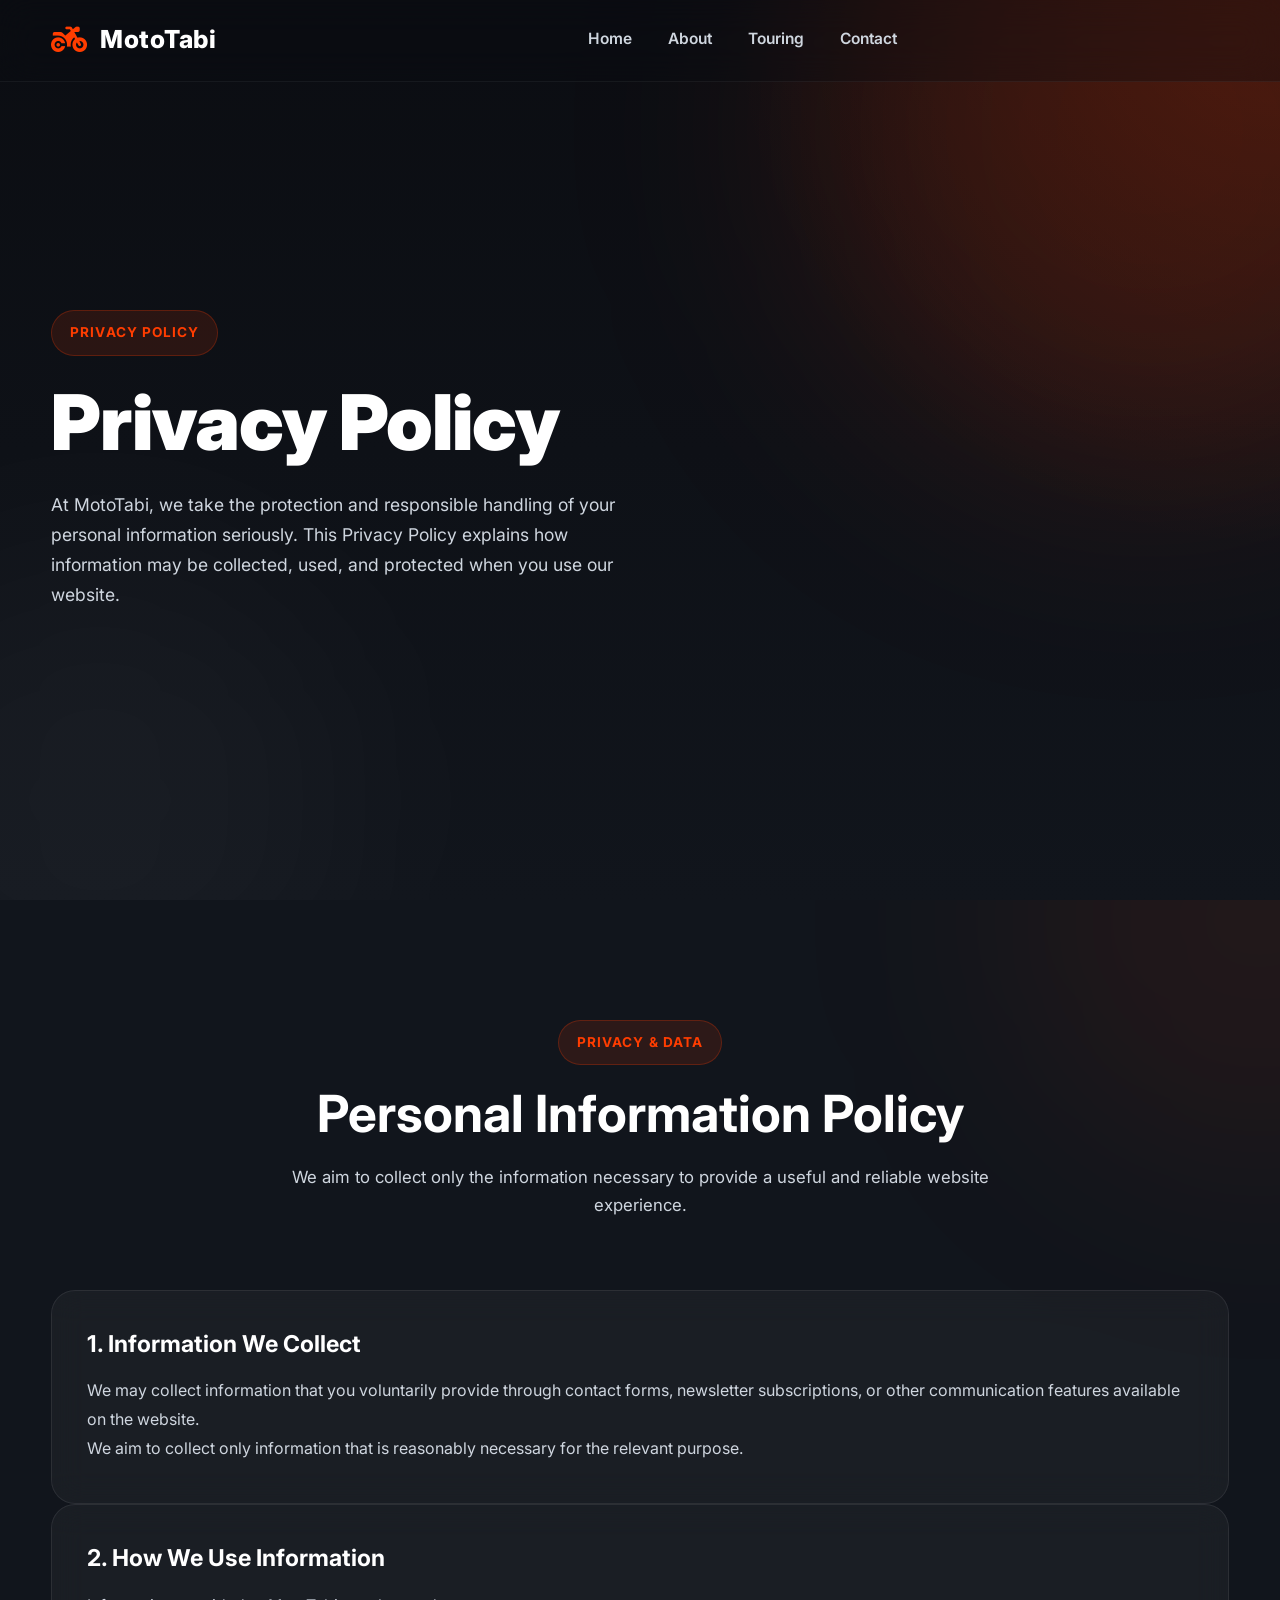
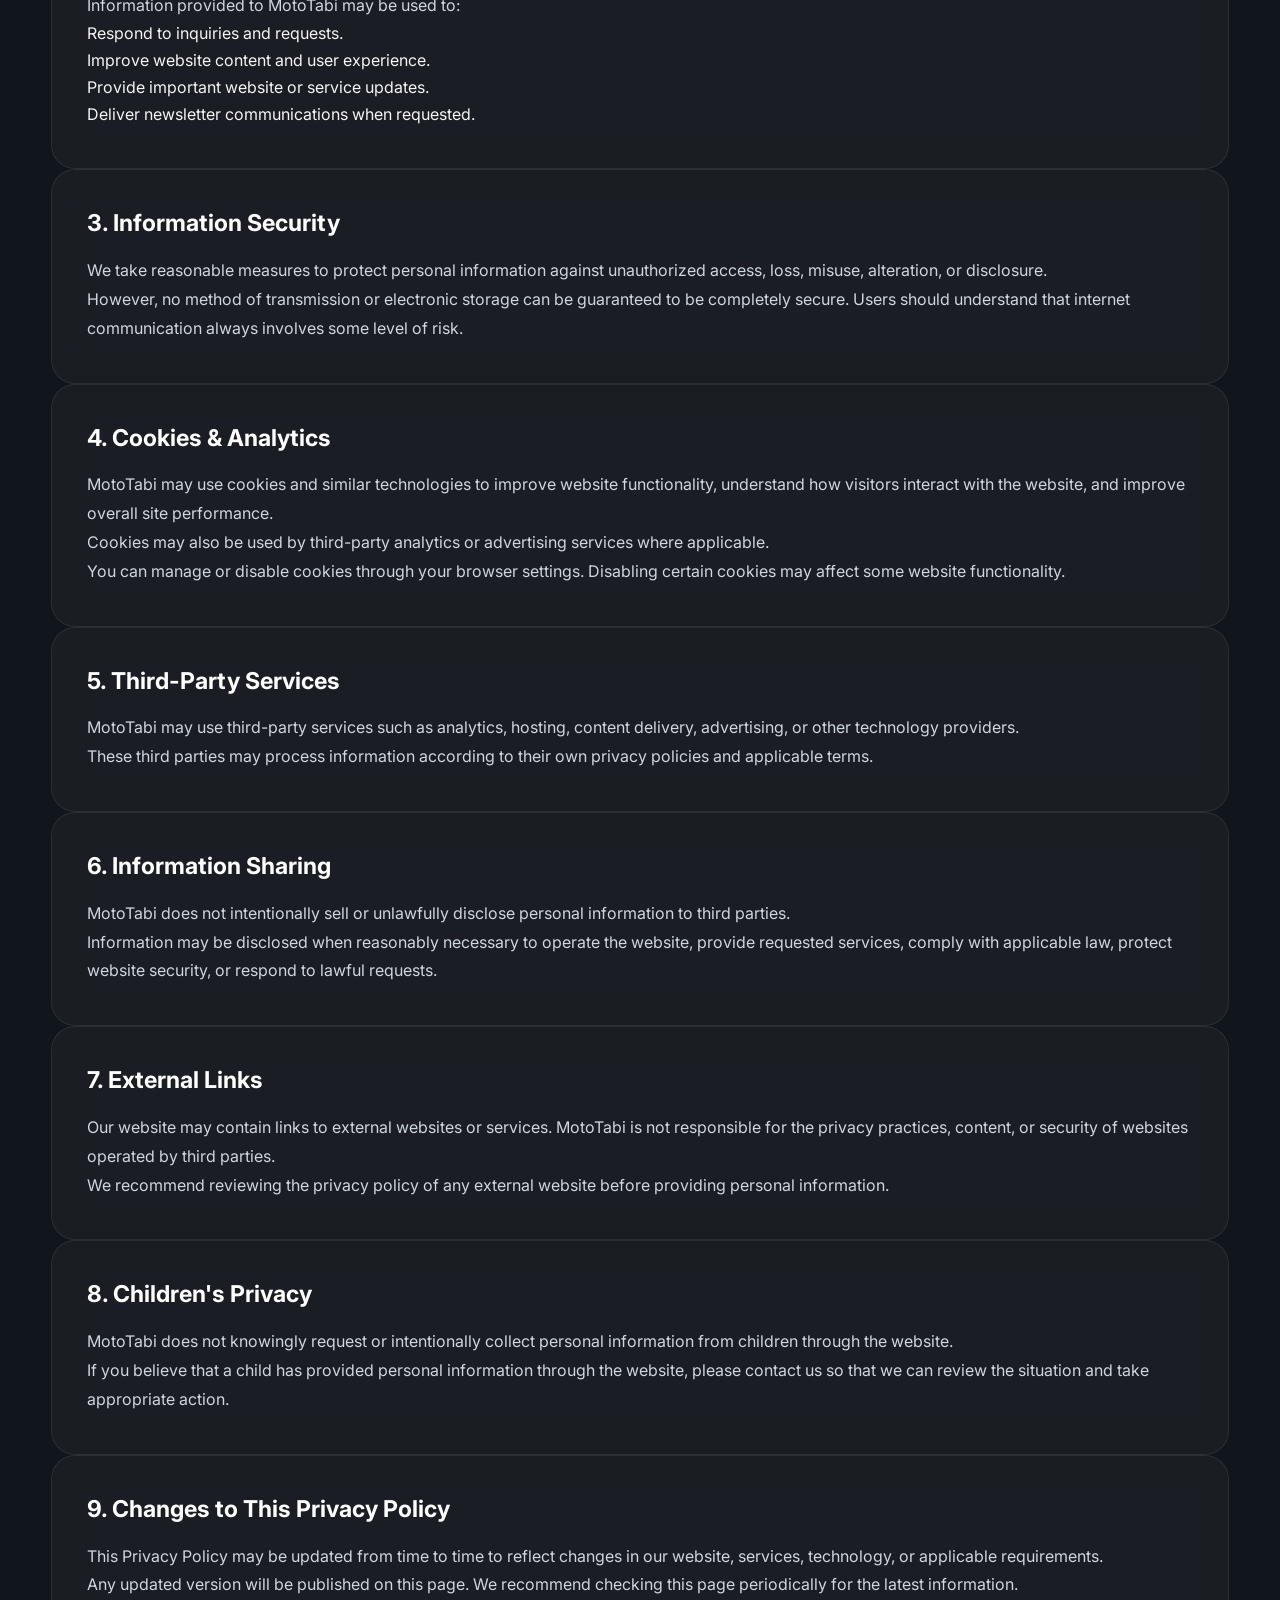
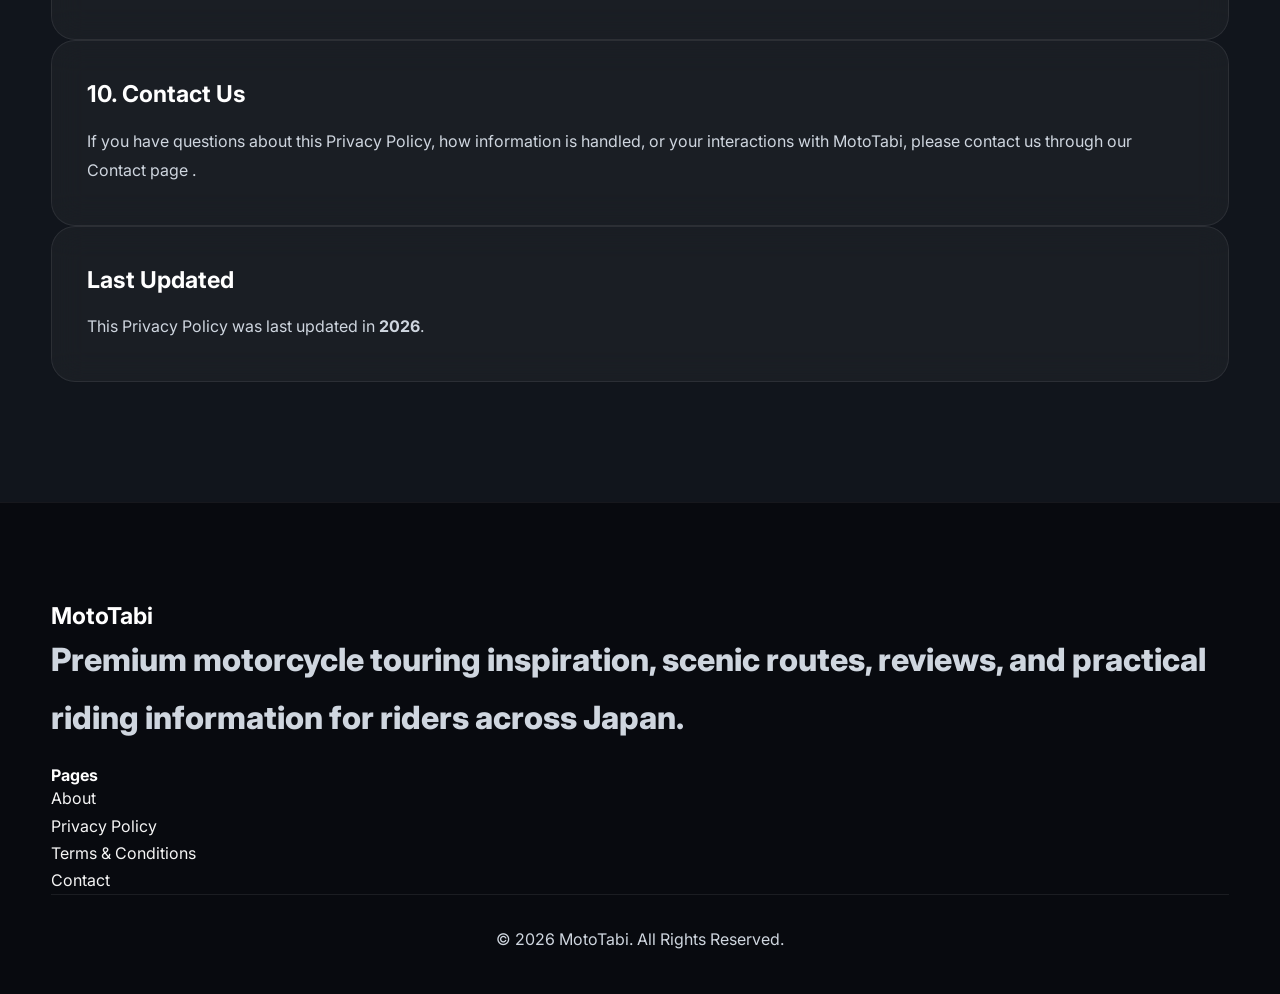
<file: privacy.html>
<!DOCTYPE html>
<html lang="en">

<head>

    <meta charset="UTF-8">
    <meta name="viewport" content="width=device-width, initial-scale=1.0">

    <title>Privacy Policy | MotoTabi</title>

    <meta name="description"
        content="Read the MotoTabi Privacy Policy to learn how personal information is collected, used, protected, and handled when you use our website.">

    <meta name="keywords"
        content="MotoTabi privacy policy, privacy policy, personal information, cookies, data protection">

    <meta name="author"
        content="MotoTabi">

    <meta name="robots"
        content="index, follow">

    <meta name="theme-color"
        content="#0d1117">

    <meta name="color-scheme"
        content="dark light">

    <link rel="icon"
        href="assets/images/favicon.png">

    <link rel="preconnect"
        href="https://fonts.googleapis.com">

    <link rel="preconnect"
        href="https://fonts.gstatic.com"
        crossorigin>

    <link href="https://fonts.googleapis.com/css2?family=Inter:wght@400;500;600;700;800;900&display=swap"
        rel="stylesheet">

    <link href="https://cdnjs.cloudflare.com/ajax/libs/font-awesome/6.7.2/css/all.min.css"
        rel="stylesheet">

    <link rel="stylesheet"
        href="assets/css/style.css">

</head>

<body>


<!-- =========================================
HEADER
========================================= -->

<header class="header">

    <div class="container">

        <a href="index.html"
            class="logo"
            aria-label="MotoTabi Home">

            <i class="fa-solid fa-motorcycle"
                aria-hidden="true"></i>

            <span>MotoTabi</span>

        </a>


        <nav class="navbar"
            id="primary-navigation"
            aria-label="Primary navigation">

            <ul class="nav-links">

                <li>
                    <a href="index.html">
                        Home
                    </a>
                </li>

                <li>
                    <a href="about.html">
                        About
                    </a>
                </li>

                <li>
                    <a href="touring.html">
                        Touring
                    </a>
                </li>

                <li>
                    <a href="contact.html">
                        Contact
                    </a>
                </li>

            </ul>

        </nav>


        <button
            class="menu-toggle"
            type="button"
            aria-label="Open navigation menu"
            aria-expanded="false"
            aria-controls="primary-navigation">

            <i class="fa-solid fa-bars"
                aria-hidden="true"></i>

        </button>

    </div>

</header>


<!-- =========================================
HERO
========================================= -->

<section class="hero"
    aria-labelledby="privacy-hero-title">

    <div class="container hero-grid">

        <div class="hero-content">

            <span class="hero-badge">

                Privacy Policy

            </span>


            <h1 id="privacy-hero-title">

                Privacy Policy

            </h1>


            <p>

                At MotoTabi, we take the protection and responsible
                handling of your personal information seriously.
                This Privacy Policy explains how information may be
                collected, used, and protected when you use our website.

            </p>

        </div>

    </div>

</section>


<!-- =========================================
PRIVACY POLICY
========================================= -->

<section class="maintenance"
    aria-labelledby="privacy-title">

    <div class="container">


        <div class="section-header">

            <span class="section-tag">

                Privacy & Data

            </span>


            <h2 id="privacy-title">

                Personal Information Policy

            </h2>


            <p>

                We aim to collect only the information necessary
                to provide a useful and reliable website experience.

            </p>

        </div>


        <!-- =================================
        SECTION 01
        ================================= -->

        <article class="tip-card">

            <h3>

                1. Information We Collect

            </h3>


            <p>

                We may collect information that you voluntarily
                provide through contact forms, newsletter
                subscriptions, or other communication features
                available on the website.

            </p>


            <p>

                We aim to collect only information that is
                reasonably necessary for the relevant purpose.

            </p>

        </article>


        <!-- =================================
        SECTION 02
        ================================= -->

        <article class="tip-card">

            <h3>

                2. How We Use Information

            </h3>


            <p>

                Information provided to MotoTabi may be used to:

            </p>


            <ul>

                <li>
                    Respond to inquiries and requests.
                </li>

                <li>
                    Improve website content and user experience.
                </li>

                <li>
                    Provide important website or service updates.
                </li>

                <li>
                    Deliver newsletter communications when requested.
                </li>

            </ul>

        </article>


        <!-- =================================
        SECTION 03
        ================================= -->

        <article class="tip-card">

            <h3>

                3. Information Security

            </h3>


            <p>

                We take reasonable measures to protect personal
                information against unauthorized access, loss,
                misuse, alteration, or disclosure.

            </p>


            <p>

                However, no method of transmission or electronic
                storage can be guaranteed to be completely secure.
                Users should understand that internet communication
                always involves some level of risk.

            </p>

        </article>


        <!-- =================================
        SECTION 04
        ================================= -->

        <article class="tip-card">

            <h3>

                4. Cookies & Analytics

            </h3>


            <p>

                MotoTabi may use cookies and similar technologies
                to improve website functionality, understand
                how visitors interact with the website, and
                improve overall site performance.

            </p>


            <p>

                Cookies may also be used by third-party analytics
                or advertising services where applicable.

            </p>


            <p>

                You can manage or disable cookies through your
                browser settings. Disabling certain cookies may
                affect some website functionality.

            </p>

        </article>


        <!-- =================================
        SECTION 05
        ================================= -->

        <article class="tip-card">

            <h3>

                5. Third-Party Services

            </h3>


            <p>

                MotoTabi may use third-party services such as
                analytics, hosting, content delivery, advertising,
                or other technology providers.

            </p>


            <p>

                These third parties may process information
                according to their own privacy policies and
                applicable terms.

            </p>

        </article>


        <!-- =================================
        SECTION 06
        ================================= -->

        <article class="tip-card">

            <h3>

                6. Information Sharing

            </h3>


            <p>

                MotoTabi does not intentionally sell or unlawfully
                disclose personal information to third parties.

            </p>


            <p>

                Information may be disclosed when reasonably
                necessary to operate the website, provide requested
                services, comply with applicable law, protect
                website security, or respond to lawful requests.

            </p>

        </article>


        <!-- =================================
        SECTION 07
        ================================= -->

        <article class="tip-card">

            <h3>

                7. External Links

            </h3>


            <p>

                Our website may contain links to external websites
                or services. MotoTabi is not responsible for the
                privacy practices, content, or security of websites
                operated by third parties.

            </p>


            <p>

                We recommend reviewing the privacy policy of any
                external website before providing personal information.

            </p>

        </article>


        <!-- =================================
        SECTION 08
        ================================= -->

        <article class="tip-card">

            <h3>

                8. Children's Privacy

            </h3>


            <p>

                MotoTabi does not knowingly request or intentionally
                collect personal information from children through
                the website.

            </p>


            <p>

                If you believe that a child has provided personal
                information through the website, please contact us
                so that we can review the situation and take
                appropriate action.

            </p>

        </article>


        <!-- =================================
        SECTION 09
        ================================= -->

        <article class="tip-card">

            <h3>

                9. Changes to This Privacy Policy

            </h3>


            <p>

                This Privacy Policy may be updated from time to time
                to reflect changes in our website, services,
                technology, or applicable requirements.

            </p>


            <p>

                Any updated version will be published on this page.
                We recommend checking this page periodically for
                the latest information.

            </p>

        </article>


        <!-- =================================
        SECTION 10
        ================================= -->

        <article class="tip-card">

            <h3>

                10. Contact Us

            </h3>


            <p>

                If you have questions about this Privacy Policy,
                how information is handled, or your interactions
                with MotoTabi, please contact us through our
                <a href="contact.html">
                    Contact page
                </a>.

            </p>

        </article>


        <!-- =================================
        LAST UPDATED
        ================================= -->

        <article class="tip-card">

            <h3>

                Last Updated

            </h3>


            <p>

                This Privacy Policy was last updated in
                <strong>2026</strong>.

            </p>

        </article>

    </div>

</section>


<!-- =========================================
FOOTER
========================================= -->

<footer class="footer">

    <div class="container">

        <div class="footer-top">


            <!-- FOOTER BRAND -->

            <div class="footer-logo">

                <h3>

                    MotoTabi

                </h3>


                <p>

                    Premium motorcycle touring inspiration,
                    scenic routes, reviews, and practical
                    riding information for riders across Japan.

                </p>

            </div>


            <!-- FOOTER LINKS -->

            <div class="footer-links">

                <h4>

                    Pages

                </h4>


                <ul>

                    <li>

                        <a href="about.html">
                            About
                        </a>

                    </li>


                    <li>

                        <a href="privacy.html"
                            aria-current="page">

                            Privacy Policy

                        </a>

                    </li>


                    <li>

                        <a href="terms.html">

                            Terms & Conditions

                        </a>

                    </li>


                    <li>

                        <a href="contact.html">

                            Contact

                        </a>

                    </li>

                </ul>

            </div>

        </div>


        <!-- FOOTER BOTTOM -->

        <div class="footer-bottom">

            <p>

                © <span class="current-year"></span>
                MotoTabi. All Rights Reserved.

            </p>

        </div>

    </div>

</footer>


<!-- =========================================
BACK TO TOP
========================================= -->

<button
    class="back-to-top"
    type="button"
    aria-label="Back to top">

    <i class="fa-solid fa-arrow-up"
        aria-hidden="true"></i>

</button>


<!-- =========================================
JAVASCRIPT
========================================= -->

<script
    src="assets/js/script.js"
    defer>
</script>

</body>

</html>
</file>
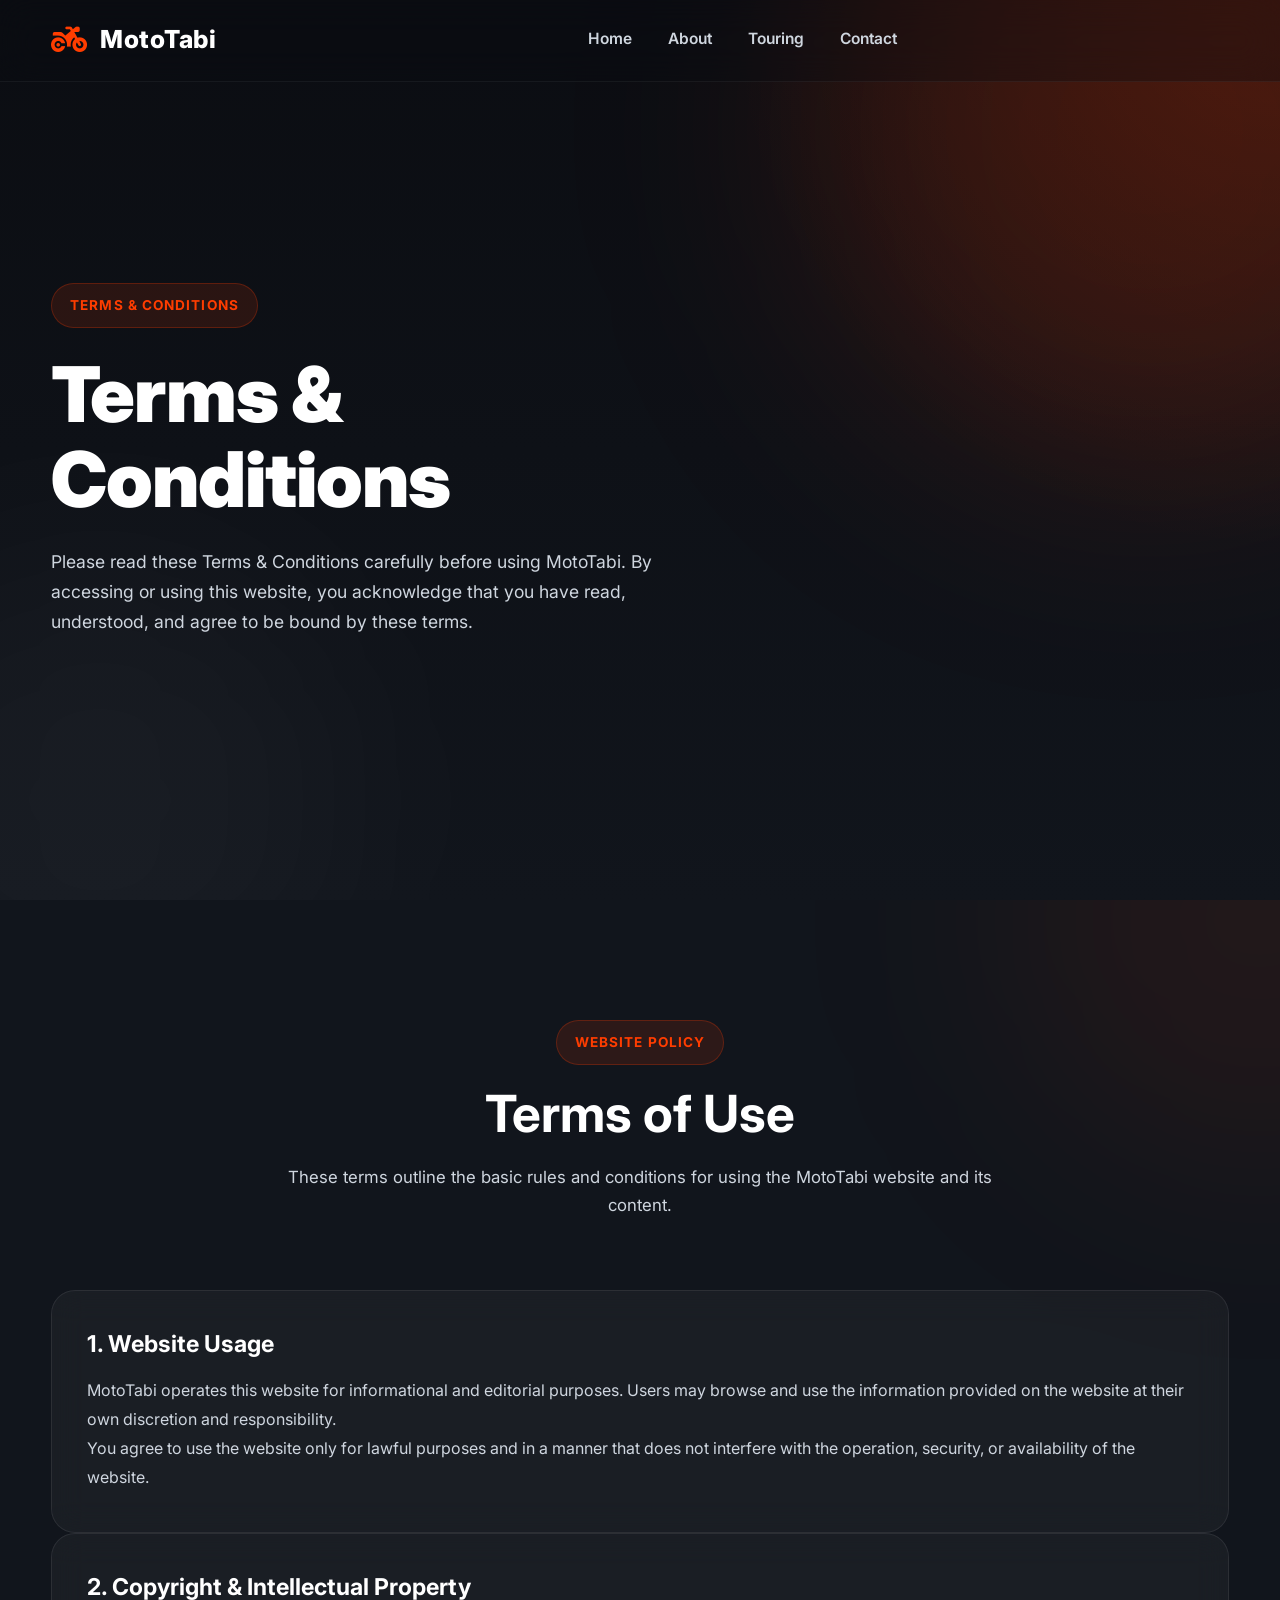
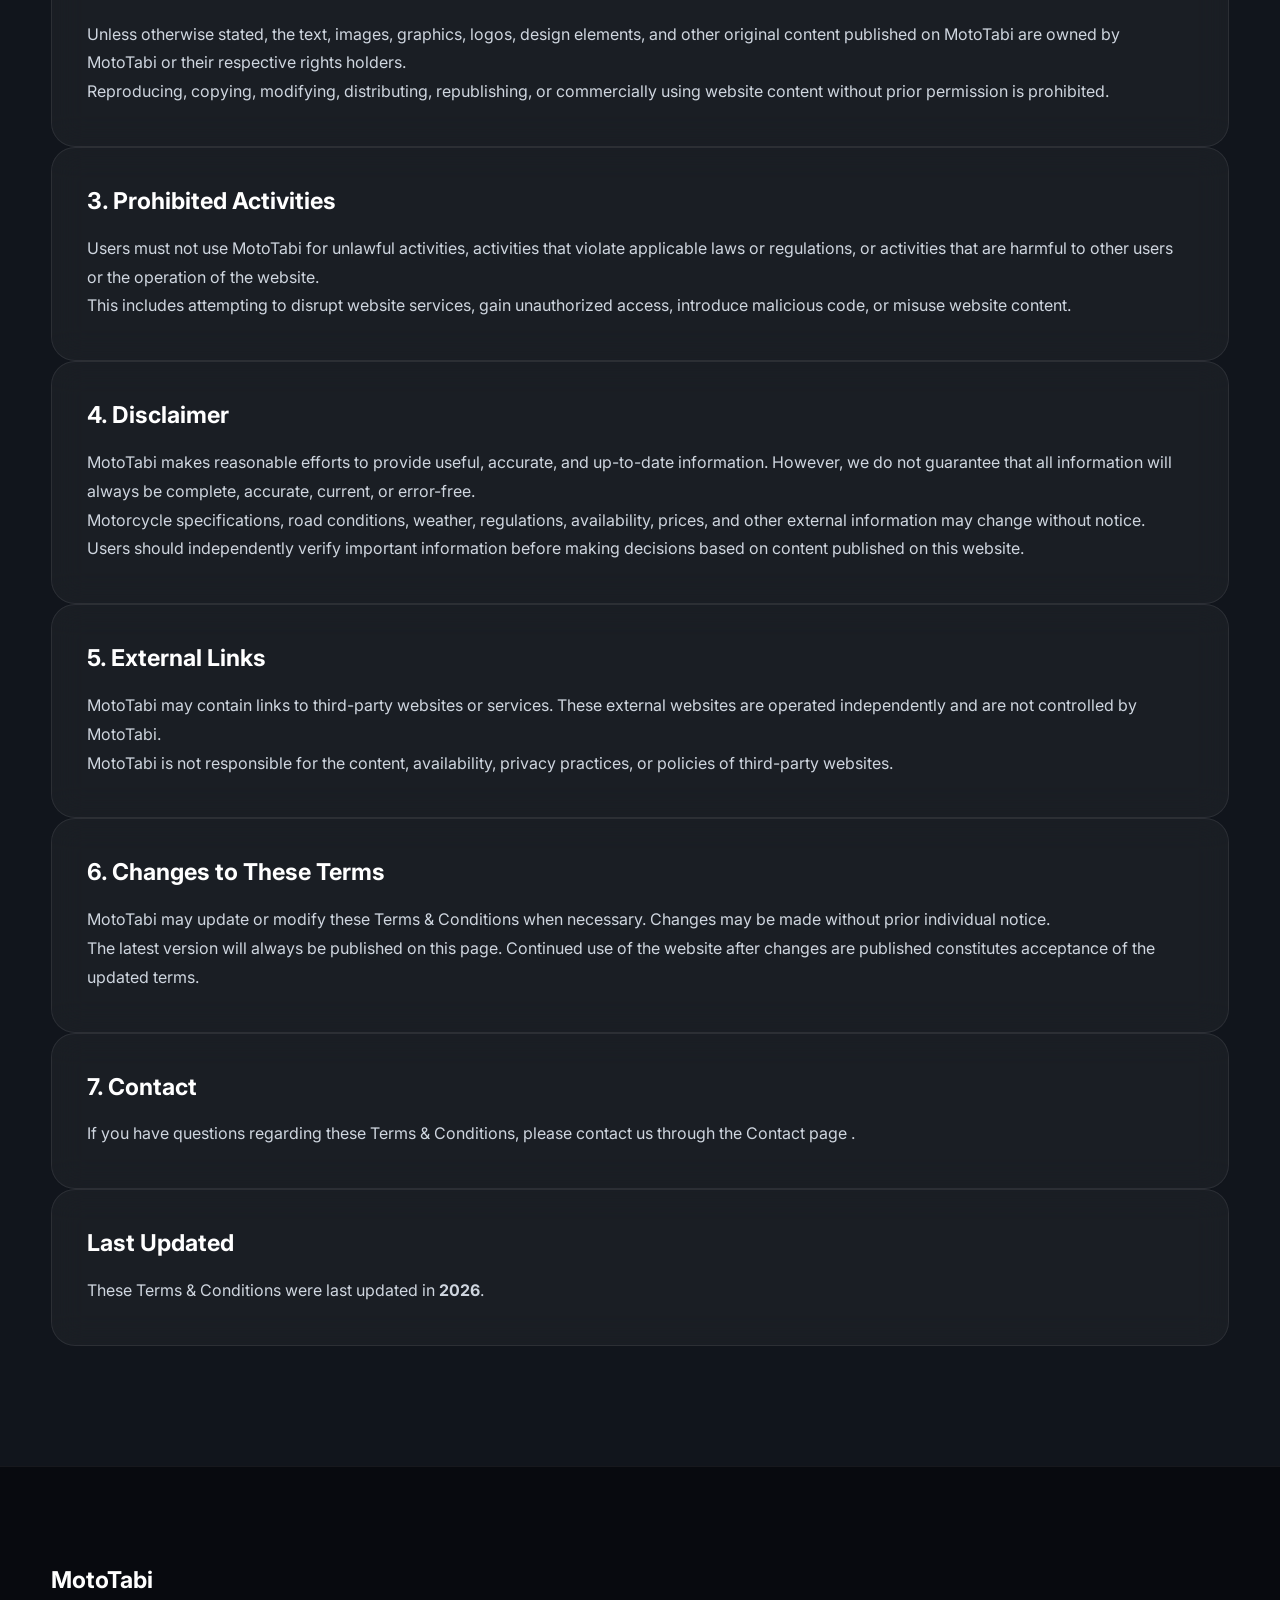
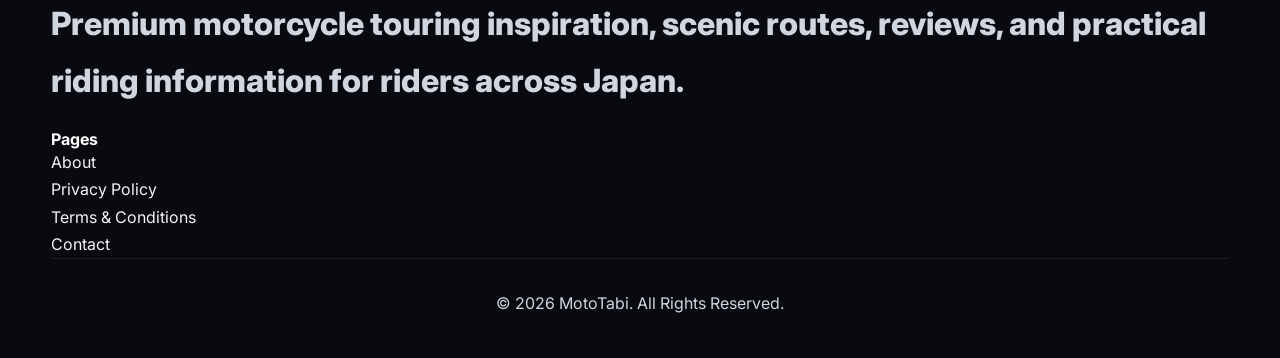
<file: terms.html>
<!DOCTYPE html>
<html lang="en">

<head>

    <meta charset="UTF-8">
    <meta name="viewport" content="width=device-width, initial-scale=1.0">

    <title>Terms & Conditions | MotoTabi</title>

    <meta name="description"
        content="Read the Terms & Conditions for using MotoTabi, including website usage, copyright, prohibited activities, disclaimers, and policy changes.">

    <meta name="keywords"
        content="MotoTabi terms, terms and conditions, motorcycle magazine terms, website terms">

    <meta name="author"
        content="MotoTabi">

    <meta name="robots"
        content="index, follow">

    <meta name="theme-color"
        content="#0d1117">

    <meta name="color-scheme"
        content="dark light">

    <link rel="icon"
        href="assets/images/favicon.png">

    <link rel="preconnect"
        href="https://fonts.googleapis.com">

    <link rel="preconnect"
        href="https://fonts.gstatic.com"
        crossorigin>

    <link href="https://fonts.googleapis.com/css2?family=Inter:wght@400;500;600;700;800;900&display=swap"
        rel="stylesheet">

    <link href="https://cdnjs.cloudflare.com/ajax/libs/font-awesome/6.7.2/css/all.min.css"
        rel="stylesheet">

    <link rel="stylesheet"
        href="assets/css/style.css">

</head>

<body>

<!-- =========================================
HEADER
========================================= -->

<header class="header">

    <div class="container">

        <a href="index.html"
            class="logo"
            aria-label="MotoTabi Home">

            <i class="fa-solid fa-motorcycle"
                aria-hidden="true"></i>

            <span>MotoTabi</span>

        </a>

        <nav class="navbar"
            id="primary-navigation"
            aria-label="Primary navigation">

            <ul class="nav-links">

                <li>
                    <a href="index.html">
                        Home
                    </a>
                </li>

                <li>
                    <a href="about.html">
                        About
                    </a>
                </li>

                <li>
                    <a href="touring.html">
                        Touring
                    </a>
                </li>

                <li>
                    <a href="contact.html">
                        Contact
                    </a>
                </li>

            </ul>

        </nav>

        <button
            class="menu-toggle"
            type="button"
            aria-label="Open navigation menu"
            aria-expanded="false"
            aria-controls="primary-navigation">

            <i class="fa-solid fa-bars"
                aria-hidden="true"></i>

        </button>

    </div>

</header>


<!-- =========================================
HERO
========================================= -->

<section class="hero"
    aria-labelledby="terms-hero-title">

    <div class="container hero-grid">

        <div class="hero-content">

            <span class="hero-badge">

                Terms & Conditions

            </span>

            <h1 id="terms-hero-title">

                Terms & Conditions

            </h1>

            <p>

                Please read these Terms & Conditions carefully
                before using MotoTabi. By accessing or using this
                website, you acknowledge that you have read,
                understood, and agree to be bound by these terms.

            </p>

        </div>

    </div>

</section>


<!-- =========================================
TERMS
========================================= -->

<section class="maintenance"
    aria-labelledby="terms-title">

    <div class="container">

        <div class="section-header">

            <span class="section-tag">

                Website Policy

            </span>

            <h2 id="terms-title">

                Terms of Use

            </h2>

            <p>

                These terms outline the basic rules and conditions
                for using the MotoTabi website and its content.

            </p>

        </div>


        <!-- TERM 01 -->

        <article class="tip-card">

            <h3>

                1. Website Usage

            </h3>

            <p>

                MotoTabi operates this website for informational
                and editorial purposes. Users may browse and use
                the information provided on the website at their
                own discretion and responsibility.

            </p>

            <p>

                You agree to use the website only for lawful
                purposes and in a manner that does not interfere
                with the operation, security, or availability
                of the website.

            </p>

        </article>


        <!-- TERM 02 -->

        <article class="tip-card">

            <h3>

                2. Copyright & Intellectual Property

            </h3>

            <p>

                Unless otherwise stated, the text, images, graphics,
                logos, design elements, and other original content
                published on MotoTabi are owned by MotoTabi or
                their respective rights holders.

            </p>

            <p>

                Reproducing, copying, modifying, distributing,
                republishing, or commercially using website content
                without prior permission is prohibited.

            </p>

        </article>


        <!-- TERM 03 -->

        <article class="tip-card">

            <h3>

                3. Prohibited Activities

            </h3>

            <p>

                Users must not use MotoTabi for unlawful activities,
                activities that violate applicable laws or regulations,
                or activities that are harmful to other users or
                the operation of the website.

            </p>

            <p>

                This includes attempting to disrupt website services,
                gain unauthorized access, introduce malicious code,
                or misuse website content.

            </p>

        </article>


        <!-- TERM 04 -->

        <article class="tip-card">

            <h3>

                4. Disclaimer

            </h3>

            <p>

                MotoTabi makes reasonable efforts to provide useful,
                accurate, and up-to-date information. However, we do
                not guarantee that all information will always be
                complete, accurate, current, or error-free.

            </p>

            <p>

                Motorcycle specifications, road conditions, weather,
                regulations, availability, prices, and other external
                information may change without notice.

            </p>

            <p>

                Users should independently verify important information
                before making decisions based on content published on
                this website.

            </p>

        </article>


        <!-- TERM 05 -->

        <article class="tip-card">

            <h3>

                5. External Links

            </h3>

            <p>

                MotoTabi may contain links to third-party websites
                or services. These external websites are operated
                independently and are not controlled by MotoTabi.

            </p>

            <p>

                MotoTabi is not responsible for the content,
                availability, privacy practices, or policies of
                third-party websites.

            </p>

        </article>


        <!-- TERM 06 -->

        <article class="tip-card">

            <h3>

                6. Changes to These Terms

            </h3>

            <p>

                MotoTabi may update or modify these Terms & Conditions
                when necessary. Changes may be made without prior
                individual notice.

            </p>

            <p>

                The latest version will always be published on this
                page. Continued use of the website after changes are
                published constitutes acceptance of the updated terms.

            </p>

        </article>


        <!-- TERM 07 -->

        <article class="tip-card">

            <h3>

                7. Contact

            </h3>

            <p>

                If you have questions regarding these Terms &
                Conditions, please contact us through the
                <a href="contact.html">
                    Contact page
                </a>.

            </p>

        </article>


        <!-- LAST UPDATED -->

        <article class="tip-card">

            <h3>

                Last Updated

            </h3>

            <p>

                These Terms & Conditions were last updated in
                <strong>2026</strong>.

            </p>

        </article>

    </div>

</section>


<!-- =========================================
FOOTER
========================================= -->

<footer class="footer">

    <div class="container">

        <div class="footer-top">


            <!-- FOOTER BRAND -->

            <div class="footer-logo">

                <h3>

                    MotoTabi

                </h3>

                <p>

                    Premium motorcycle touring inspiration,
                    scenic routes, reviews, and practical
                    riding information for riders across Japan.

                </p>

            </div>


            <!-- FOOTER LINKS -->

            <div class="footer-links">

                <h4>

                    Pages

                </h4>

                <ul>

                    <li>
                        <a href="about.html">
                            About
                        </a>
                    </li>

                    <li>
                        <a href="privacy.html">
                            Privacy Policy
                        </a>
                    </li>

                    <li>
                        <a href="terms.html"
                            aria-current="page">
                            Terms & Conditions
                        </a>
                    </li>

                    <li>
                        <a href="contact.html">
                            Contact
                        </a>
                    </li>

                </ul>

            </div>

        </div>


        <!-- FOOTER BOTTOM -->

        <div class="footer-bottom">

            <p>

                © <span class="current-year"></span>
                MotoTabi. All Rights Reserved.

            </p>

        </div>

    </div>

</footer>


<!-- =========================================
BACK TO TOP
========================================= -->

<button
    class="back-to-top"
    type="button"
    aria-label="Back to top">

    <i class="fa-solid fa-arrow-up"
        aria-hidden="true"></i>

</button>


<!-- =========================================
JAVASCRIPT
========================================= -->

<script
    src="assets/js/script.js"
    defer>
</script>

</body>

</html>
</file>
<file: assets/css/style.css>
/* =====================================================
   Motover - Premium Motorcycle Magazine
   Style.css Part 1A
   Reset • Variables • Global • Buttons • Utilities
====================================================== */

/* ===========================
   GOOGLE FONT
=========================== */
@import url("https://fonts.googleapis.com/css2?family=Inter:wght@400;500;600;700;800;900&display=swap");

/* ===========================
   RESET
=========================== */

*,
*::before,
*::after{
    margin:0;
    padding:0;
    box-sizing:border-box;
}

html{
    scroll-behavior:smooth;
    font-size:16px;
}

body{
    font-family:"Inter",system-ui,-apple-system,BlinkMacSystemFont,"Segoe UI",sans-serif;
    background:#0b0d12;
    color:#f5f5f5;
    line-height:1.7;
    overflow-x:hidden;
    -webkit-font-smoothing:antialiased;
}

img{
    display:block;
    max-width:100%;
    height:auto;
}

a{
    text-decoration:none;
    color:inherit;
    transition:.35s ease;
}

ul{
    list-style:none;
}

button,
input{
    font:inherit;
    outline:none;
    border:none;
}

section{
    padding:90px 0;
}

/* ===========================
   ROOT VARIABLES
=========================== */

:root{

    --primary:#ff3d00;
    --primary-light:#ff6333;

    --secondary:#ffffff;

    --dark:#0b0d12;
    --dark-2:#11151c;
    --dark-3:#171c24;

    --card:#171c24;
    --border:#2a303d;

    --text:#ffffff;
    --text-light:#cfd6df;
    --muted:#8d95a3;

    --success:#18c964;
    --warning:#ffb300;

    --shadow:
        0 20px 50px rgba(0,0,0,.45);

    --glass:
        rgba(255,255,255,.05);

    --radius-sm:10px;
    --radius:18px;
    --radius-lg:28px;

    --container:1280px;

    --content-width:760px;
    --header-height:82px;
    --focus-ring:0 0 0 3px rgba(255,61,0,.28);
    --transition:.35s ease;

}


/* ===========================
   GLOBAL ACCESSIBILITY
=========================== */

:where(a, button, input):focus-visible{
    outline:2px solid var(--primary);
    outline-offset:4px;
    box-shadow:var(--focus-ring);
}

button{
    -webkit-tap-highlight-color:transparent;
}

@media (prefers-reduced-motion:reduce){
    html{
        scroll-behavior:auto;
    }

    *,
    *::before,
    *::after{
        animation-duration:.01ms !important;
        animation-iteration-count:1 !important;
        transition-duration:.01ms !important;
        scroll-behavior:auto !important;
    }
}

/* ===========================
   SCROLLBAR
=========================== */

::-webkit-scrollbar{
    width:10px;
}

::-webkit-scrollbar-track{
    background:#111;
}

::-webkit-scrollbar-thumb{
    background:var(--primary);
    border-radius:100px;
}

::-webkit-scrollbar-thumb:hover{
    background:var(--primary-light);
}

/* ===========================
   SELECTION
=========================== */

::selection{
    background:var(--primary);
    color:#fff;
}


/* ===========================
   CONTENT UTILITIES
=========================== */

.content-width{
    width:min(100%,var(--content-width));
    margin-inline:auto;
}

/* ===========================
   CONTAINER
=========================== */

.container{
    width:min(92%,var(--container));
    margin-inline:auto;
}

/* ===========================
   TYPOGRAPHY
=========================== */

h1,
h2,
h3,
h4,
h5{
    color:#fff;
    line-height:1.2;
    font-weight:700;
}

h1{
    font-size:clamp(2.8rem,6vw,5.4rem);
}

h2{
    font-size:clamp(2rem,4vw,3.2rem);
}

h3{
    font-size:1.45rem;
}

p{
    color:var(--text-light);
}

.section-header{
    max-width:760px;
    margin:0 auto 70px;
    text-align:center;
}

.section-header h2{
    margin:18px 0;
}

.section-header p{
    font-size:1.05rem;
}

/* ===========================
   BADGES
=========================== */

.section-tag,
.hero-badge{

    display:inline-flex;
    align-items:center;
    gap:8px;

    padding:10px 18px;

    border-radius:100px;

    background:rgba(255,61,0,.12);

    color:var(--primary);

    border:1px solid rgba(255,61,0,.25);

    font-size:.85rem;

    font-weight:700;

    letter-spacing:.08em;

    text-transform:uppercase;

}

/* ===========================
   BUTTONS
=========================== */

.btn-primary,
.btn-secondary{

    display:inline-flex;

    align-items:center;

    justify-content:center;

    gap:10px;

    padding:15px 34px;

    border-radius:999px;

    font-weight:700;

    transition:var(--transition);

    cursor:pointer;

}

.btn-primary{

    background:var(--primary);

    color:#fff;

    box-shadow:0 15px 40px rgba(255,61,0,.35);

}

.btn-primary:hover{

    transform:translateY(-4px);

    background:var(--primary-light);

}

.btn-secondary{

    border:1px solid var(--border);

    background:rgba(255,255,255,.05);

    color:#fff;

    backdrop-filter:blur(16px);

}

.btn-secondary:hover{

    background:rgba(255,255,255,.12);

    transform:translateY(-4px);

}

/* ===========================
   GLASS CARD
=========================== */

.glass{

    background:rgba(255,255,255,.05);

    border:1px solid rgba(255,255,255,.08);

    backdrop-filter:blur(18px);

    border-radius:var(--radius);

}

/* ===========================
   UTILITIES
=========================== */

.text-center{
    text-align:center;
}

.mt-1{margin-top:1rem;}
.mt-2{margin-top:2rem;}
.mt-3{margin-top:3rem;}
.mt-4{margin-top:4rem;}

.mb-1{margin-bottom:1rem;}
.mb-2{margin-bottom:2rem;}
.mb-3{margin-bottom:3rem;}
.mb-4{margin-bottom:4rem;}

.grid{
    display:grid;
    gap:30px;
}

.flex{
    display:flex;
    align-items:center;
}

.hidden{
    display:none;
}

/* ===========================
   BACK TO TOP DEFAULT
=========================== */

#backToTop{

    position:fixed;

    right:25px;

    bottom:25px;

    width:52px;

    height:52px;

    border-radius:50%;

    border:none;

    background:var(--primary);

    color:#fff;

    display:flex;

    align-items:center;

    justify-content:center;

    cursor:pointer;

    opacity:0;

    visibility:hidden;

    transition:.3s ease;

    z-index:999;

    box-shadow:0 10px 30px rgba(255,61,0,.35);

}

#backToTop.show{

    opacity:1;

    visibility:visible;

}

#backToTop:hover{

    transform:translateY(-5px);

}
/* =====================================================
   Motover - Premium Motorcycle Magazine
   Style.css Part 1B
   Header • Navbar • Logo • Navigation
====================================================== */

/* ===========================
   HEADER
=========================== */

.header{
    position:fixed;
    top:0;
    left:0;
    width:100%;
    z-index:1000;
    transition:all .35s ease;
    min-height:var(--header-height);
    padding:18px 0;
    background:rgba(11,13,18,.35);
    backdrop-filter:blur(18px);
    -webkit-backdrop-filter:blur(18px);
    border-bottom:1px solid rgba(255,255,255,.05);
}

.header.scrolled{
    padding:12px 0;
    background:rgba(11,13,18,.95);
    box-shadow:0 15px 40px rgba(0,0,0,.35);
}

/* ===========================
   HEADER CONTAINER
=========================== */

.header .container{
    display:flex;
    align-items:center;
    justify-content:space-between;
    gap:40px;
}

/* ===========================
   LOGO
=========================== */

.logo{
    display:flex;
    align-items:center;
    gap:12px;
    font-size:1.55rem;
    font-weight:800;
    color:#fff;
    letter-spacing:.03em;
}

.logo i{
    color:var(--primary);
    font-size:1.8rem;
    transition:.35s ease;
}

.logo:hover i{
    transform:rotate(-8deg) scale(1.15);
}

.logo span{
    color:#fff;
}

/* ===========================
   NAVBAR
=========================== */

.navbar{
    flex:1;
    display:flex;
    justify-content:center;
}

.navbar ul{
    display:flex;
    align-items:center;
    gap:36px;
}

.navbar li{
    position:relative;
}

/* ===========================
   NAV LINKS
=========================== */

.navbar a{

    position:relative;

    color:var(--text-light);

    font-size:.97rem;

    font-weight:600;

    transition:all .3s ease;

    padding:6px 0;

}

.navbar a:hover,
.navbar a.active{

    color:#fff;

}

/* underline animation */

.navbar a::after{

    content:"";

    position:absolute;

    left:0;

    bottom:-6px;

    width:0;

    height:2px;

    background:var(--primary);

    transition:.35s ease;

    border-radius:20px;

}

.navbar a:hover::after,
.navbar a.active::after{

    width:100%;

}

/* ===========================
   HEADER BUTTONS
=========================== */

.header-buttons{

    display:flex;

    align-items:center;

    gap:16px;

}

/* smaller button inside header */

.header .btn-primary{

    padding:13px 24px;

    font-size:.92rem;

}

/* ===========================
   HOVER GLOW
=========================== */

.header .btn-primary:hover{

    box-shadow:
        0 12px 35px rgba(255,61,0,.45);

}

/* ===========================
   MOBILE MENU BUTTON
=========================== */

.menu-toggle{

    display:none;

    width:48px;

    height:48px;

    border-radius:12px;

    background:rgba(255,255,255,.05);

    border:1px solid rgba(255,255,255,.08);

    color:#fff;

    cursor:pointer;

    align-items:center;

    justify-content:center;

    transition:.3s ease;

}

.menu-toggle:hover{

    background:rgba(255,255,255,.12);

}

/* ===========================
   MOBILE NAVIGATION
=========================== */

@media (max-width:992px){

    .navbar{

        position:absolute;

        top:100%;

        left:0;

        width:100%;

        background:#11151c;

        border-top:1px solid rgba(255,255,255,.06);

        padding:20px;

        display:none;

    }

    .navbar.active{

        display:block;

        animation:fadeIn .35s ease;

    }

    .navbar ul{

        flex-direction:column;

        align-items:flex-start;

        gap:20px;

    }

    .menu-toggle{

        display:flex;

    }

    .header-buttons{

        display:none;

    }

}

/* ===========================
   SMALL DEVICES
=========================== */

@media (max-width:768px){

    .header{

        padding:14px 0;

    }

    .logo{

        font-size:1.3rem;

    }

    .logo i{

        font-size:1.5rem;

    }

}

/* ===========================
   ANIMATION
=========================== */

@keyframes fadeIn{

    from{

        opacity:0;
        transform:translateY(-10px);

    }

    to{

        opacity:1;
        transform:translateY(0);

    }

}
/* =====================================================
   Motover - Premium Motorcycle Magazine
   Style.css Part 1C
   Hero Section
====================================================== */

/* ===========================
   HERO
=========================== */

.hero{
    position:relative;
    min-height:100vh;
    display:flex;
    align-items:center;
    overflow:hidden;
    padding:160px 0 100px;
    background:
        radial-gradient(circle at top right,
        rgba(255,61,0,.18),
        transparent 35%),
        linear-gradient(180deg,#0b0d12,#11151c);
}

/* Background Glow */

.hero::before{
    content:"";
    position:absolute;
    width:700px;
    height:700px;
    right:-220px;
    top:-220px;
    border-radius:50%;
    background:rgba(255,61,0,.12);
    filter:blur(120px);
    z-index:0;
}

.hero::after{
    content:"";
    position:absolute;
    width:500px;
    height:500px;
    left:-150px;
    bottom:-150px;
    border-radius:50%;
    background:rgba(255,255,255,.04);
    filter:blur(120px);
    z-index:0;
}

/* ===========================
   HERO GRID
=========================== */

.hero-grid{
    position:relative;
    z-index:2;
    display:grid;
    grid-template-columns:1.1fr .9fr;
    align-items:center;
    gap:70px;
}

/* ===========================
   HERO CONTENT
=========================== */

.hero-content{
    max-width:650px;
}

.hero-content h1{
    margin:25px 0;
    line-height:1.1;
    font-weight:900;
    letter-spacing:-1px;
}

.hero-content p{
    font-size:1.1rem;
    color:var(--text-light);
    margin-bottom:40px;
}

/* ===========================
   HERO BUTTONS
=========================== */

.hero-buttons{
    display:flex;
    gap:18px;
    flex-wrap:wrap;
    margin-bottom:55px;
}

/* ===========================
   HERO STATS
=========================== */

.hero-stats{
    display:grid;
    grid-template-columns:repeat(3,1fr);
    gap:24px;
}

.hero-stats div{
    background:rgba(255,255,255,.05);
    border:1px solid rgba(255,255,255,.08);
    border-radius:20px;
    padding:24px;
    backdrop-filter:blur(20px);
    transition:.35s ease;
}

.hero-stats div:hover{
    transform:translateY(-8px);
    border-color:rgba(255,61,0,.35);
}

.hero-stats h2{
    font-size:2rem;
    color:var(--primary);
    margin-bottom:8px;
}

.hero-stats p{
    margin:0;
    color:var(--muted);
    font-size:.95rem;
}

/* ===========================
   HERO IMAGE
=========================== */

.hero-image{
    position:relative;
}

.hero-image img{
    width:100%;
    border-radius:32px;
    box-shadow:
        0 40px 80px rgba(0,0,0,.45);
    object-fit:cover;
    transition:.45s ease;
}

.hero-image:hover img{
    transform:scale(1.03);
}

/* Floating Card */

.hero-image::before{
    content:"Premium Review";
    position:absolute;
    top:25px;
    left:25px;
    padding:12px 20px;
    background:rgba(255,255,255,.08);
    backdrop-filter:blur(20px);
    border:1px solid rgba(255,255,255,.1);
    border-radius:999px;
    color:#fff;
    font-size:.85rem;
    font-weight:700;
    z-index:5;
}

/* ===========================
   HERO IMAGE SHADOW
=========================== */

.hero-image::after{
    content:"";
    position:absolute;
    inset:-20px;
    z-index:-1;
    border-radius:40px;
    background:
        radial-gradient(circle,
        rgba(255,61,0,.25),
        transparent 70%);
    filter:blur(60px);
}

/* ===========================
   SCROLL INDICATOR
=========================== */

.scroll-indicator{
    position:absolute;
    bottom:40px;
    left:50%;
    transform:translateX(-50%);
    color:#fff;
    opacity:.7;
    animation:scrollDown 2s infinite;
}

@keyframes scrollDown{

    0%{
        transform:translate(-50%,0);
        opacity:.3;
    }

    50%{
        transform:translate(-50%,10px);
        opacity:1;
    }

    100%{
        transform:translate(-50%,20px);
        opacity:.3;
    }

}

/* ===========================
   RESPONSIVE
=========================== */

@media(max-width:1100px){

    .hero-grid{
        grid-template-columns:1fr;
        text-align:center;
    }

    .hero-content{
        max-width:100%;
    }

    .hero-buttons{
        justify-content:center;
    }

    .hero-stats{
        margin-top:30px;
    }

}

@media(max-width:768px){

    .hero{
        padding:140px 0 70px;
    }

    .hero-grid{
        gap:45px;
    }

    .hero-stats{
        grid-template-columns:1fr;
    }

    .hero-image::before{
        display:none;
    }

}

@media(max-width:576px){

    .hero h1{
        font-size:2.6rem;
    }

    .hero-content p{
        font-size:1rem;
    }

    .hero-buttons{
        flex-direction:column;
    }

    .btn-primary,
    .btn-secondary{
        width:100%;
    }

}
/* =====================================================
   Motover - Premium Motorcycle Magazine
   Style.css Part 2A-1
   Featured Section + Bike Cards
======================================================*/

/* ===========================
   FEATURED SECTION
=========================== */

.featured-section{
    padding:110px 0;
    background:linear-gradient(
        180deg,
        #11151c 0%,
        #0b0d12 100%
    );
    position:relative;
    overflow:hidden;
}

.featured-section::before{
    content:"";
    position:absolute;
    top:-180px;
    right:-180px;
    width:450px;
    height:450px;
    border-radius:50%;
    background:rgba(255,61,0,.08);
    filter:blur(120px);
    pointer-events:none;
}

.featured-grid{
    display:grid;
    grid-template-columns:repeat(3,1fr);
    gap:32px;
    margin-top:60px;
}

/* ===========================
   BIKE CARD
=========================== */

.bike-card{

    background:var(--card);

    border:1px solid rgba(255,255,255,.06);

    border-radius:24px;

    overflow:hidden;

    transition:.4s ease;

    position:relative;

    box-shadow:0 20px 45px rgba(0,0,0,.25);

}

.bike-card:hover{

    transform:translateY(-12px);

    border-color:rgba(255,61,0,.35);

    box-shadow:
        0 30px 70px rgba(0,0,0,.45);

}

/* ===========================
   IMAGE
=========================== */

.bike-image{

    position:relative;

    overflow:hidden;

    height:260px;

}

.bike-image img{

    width:100%;

    height:100%;

    object-fit:cover;

    transition:.6s ease;

}

.bike-card:hover img{

    transform:scale(1.08);

}

/* ===========================
   BADGE
=========================== */

.bike-badge{

    position:absolute;

    top:18px;

    left:18px;

    background:var(--primary);

    color:#fff;

    padding:8px 14px;

    border-radius:999px;

    font-size:.75rem;

    font-weight:700;

    letter-spacing:.08em;

    text-transform:uppercase;

    box-shadow:
        0 10px 25px rgba(255,61,0,.35);

}

/* ===========================
   CONTENT
=========================== */

.bike-content{

    padding:28px;

}

.bike-content h3{

    margin-bottom:16px;

    font-size:1.5rem;

}

.bike-content p{

    color:var(--text-light);

    margin-bottom:24px;

    line-height:1.8;

}

.bike-content a{

    display:inline-flex;

    align-items:center;

    gap:10px;

    color:var(--primary);

    font-weight:700;

}

.bike-content a:hover{

    gap:16px;

}

/* ===========================
   HOVER SHINE
=========================== */

.bike-card::after{

    content:"";

    position:absolute;

    inset:0;

    background:linear-gradient(
        120deg,
        transparent 20%,
        rgba(255,255,255,.08),
        transparent 80%
    );

    transform:translateX(-120%);

    transition:.8s;
    pointer-events:none;

}

.bike-card:hover::after{

    transform:translateX(120%);

}

/* ===========================
   RESPONSIVE
=========================== */

@media(max-width:1100px){

    .featured-grid{

        grid-template-columns:repeat(2,1fr);

    }

}

@media(max-width:768px){

    .featured-grid{

        grid-template-columns:1fr;

    }

    .bike-image{

        height:230px;

    }

}

@media(max-width:480px){

    .bike-content{

        padding:22px;

    }

    .bike-content h3{

        font-size:1.3rem;

    }

}
/* =====================================================
   Motover - Premium Motorcycle Magazine
   Style.css Part 2A-2
   Popular Brands Section
====================================================== */

/* ===========================
   BRANDS SECTION
=========================== */

.brands{
    position:relative;
    padding:100px 0;
    background:#0d1117;
    overflow:hidden;
}

.brands::before{
    content:"";
    position:absolute;
    width:500px;
    height:500px;
    top:-220px;
    left:-220px;
    border-radius:50%;
    background:rgba(255,61,0,.08);
    filter:blur(120px);
    pointer-events:none;
}

.brands .section-header{
    margin-bottom:60px;
}

/* ===========================
   BRAND GRID
=========================== */

.brand-grid{

    display:grid;

    grid-template-columns:repeat(4,1fr);

    gap:24px;

}

/* ===========================
   BRAND CARD
=========================== */

.brand-card{

    position:relative;

    display:flex;

    align-items:center;

    justify-content:center;

    min-height:140px;

    padding:30px;

    background:rgba(255,255,255,.04);

    border:1px solid rgba(255,255,255,.08);

    border-radius:22px;

    color:#fff;

    font-size:1.15rem;

    font-weight:800;

    letter-spacing:.08em;

    text-transform:uppercase;

    backdrop-filter:blur(18px);

    transition:all .35s ease;

    overflow:hidden;

}

/* ===========================
   SHINE EFFECT
=========================== */

.brand-card::before{

    content:"";

    position:absolute;

    top:0;

    left:-120%;

    width:60%;

    height:100%;

    background:linear-gradient(
        120deg,
        transparent,
        rgba(255,255,255,.18),
        transparent
    );

    transition:.8s ease;

}

.brand-card:hover::before{

    left:150%;

}

/* ===========================
   HOVER EFFECT
=========================== */

.brand-card:hover{

    transform:translateY(-8px);

    border-color:rgba(255,61,0,.35);

    background:rgba(255,61,0,.08);

    color:var(--primary);

    box-shadow:
        0 20px 45px rgba(255,61,0,.18);

}

/* ===========================
   ACTIVE SCALE
=========================== */

.brand-card:active{

    transform:scale(.97);

}

/* ===========================
   RESPONSIVE
=========================== */

@media(max-width:1100px){

    .brand-grid{

        grid-template-columns:repeat(2,1fr);

    }

}

@media(max-width:640px){

    .brand-grid{

        grid-template-columns:1fr;

        gap:18px;

    }

    .brand-card{

        min-height:110px;

        font-size:1rem;

    }

}
/* =====================================================
   Motover - Premium Motorcycle Magazine
   Style.css Part 2A-3
   Featured & Brands Polish + Premium Effects
====================================================== */

/* ===========================
   FEATURED SECTION DECORATION
=========================== */

.featured-section::after{
    content:"";
    position:absolute;
    left:50%;
    bottom:-180px;
    transform:translateX(-50%);
    width:700px;
    height:350px;
    background:radial-gradient(circle,
        rgba(255,61,0,.08),
        transparent 70%);
    filter:blur(90px);
    pointer-events:none;
}

/* ===========================
   IMAGE OVERLAY
=========================== */

.bike-image::before{
    content:"";
    position:absolute;
    inset:0;
    background:linear-gradient(
        180deg,
        rgba(0,0,0,0) 20%,
        rgba(0,0,0,.55) 100%
    );
    z-index:1;
}

.bike-image img{
    position:relative;
    z-index:0;
}

/* ===========================
   BADGE POLISH
=========================== */

.bike-badge{
    z-index:2;
    backdrop-filter:blur(10px);
    border:1px solid rgba(255,255,255,.15);
}

/* ===========================
   CARD BORDER GLOW
=========================== */

.bike-card{
    isolation:isolate;
}

.bike-card::before{
    content:"";
    position:absolute;
    inset:-1px;
    border-radius:24px;
    padding:1px;
    background:linear-gradient(
        135deg,
        rgba(255,61,0,.35),
        transparent,
        rgba(255,255,255,.08)
    );
    -webkit-mask:
        linear-gradient(#fff 0 0) content-box,
        linear-gradient(#fff 0 0);
    -webkit-mask-composite:xor;
            mask-composite:exclude;
    opacity:0;
    transition:.4s ease;
    pointer-events:none;
}

.bike-card:hover::before{
    opacity:1;
}

/* ===========================
   CONTENT ANIMATION
=========================== */

.bike-content h3,
.bike-content p,
.bike-content a{
    transition:.35s ease;
}

.bike-card:hover h3{
    color:var(--primary);
}

.bike-card:hover p{
    color:#ffffff;
}

.bike-card:hover a{
    transform:translateX(6px);
}

/* ===========================
   BRAND CARD ICON EFFECT
=========================== */

.brand-card{
    position:relative;
}

.brand-card::after{
    content:"➜";
    position:absolute;
    right:24px;
    opacity:0;
    transform:translateX(-8px);
    transition:.3s ease;
    font-size:.9rem;
}

.brand-card:hover::after{
    opacity:1;
    transform:translateX(0);
}

/* ===========================
   FOCUS ACCESSIBILITY
=========================== */

.brand-card:focus-visible,
.bike-content a:focus-visible{
    outline:2px solid var(--primary);
    outline-offset:4px;
    border-radius:8px;
}

/* ===========================
   SMOOTH ENTRANCE
=========================== */

.bike-card,
.brand-card{
    animation:fadeUp .7s ease both;
}

.bike-card:nth-child(2){
    animation-delay:.1s;
}

.bike-card:nth-child(3){
    animation-delay:.2s;
}

.brand-card:nth-child(2){
    animation-delay:.05s;
}

.brand-card:nth-child(3){
    animation-delay:.1s;
}

.brand-card:nth-child(4){
    animation-delay:.15s;
}

@keyframes fadeUp{

    from{
        opacity:0;
        transform:translateY(30px);
    }

    to{
        opacity:1;
        transform:translateY(0);
    }

}

/* ===========================
   RESPONSIVE POLISH
=========================== */

@media (max-width:768px){

    .featured-section,
    .brands{
        padding:70px 0;
    }

    .bike-card{
        border-radius:20px;
    }

    .bike-image{
        height:220px;
    }

    .brand-card{
        min-height:90px;
        border-radius:18px;
    }

}
/* =====================================================
   Motover - Premium Motorcycle Magazine
   Style.css Part 2B-1
   Popular Articles
====================================================== */

/* ===========================
   POPULAR ARTICLES
=========================== */

.popular-articles{
    position:relative;
    padding:110px 0;
    background:#11151c;
    overflow:hidden;
}

.popular-articles::before{
    content:"";
    position:absolute;
    top:-220px;
    right:-220px;
    width:450px;
    height:450px;
    border-radius:50%;
    background:rgba(255,61,0,.08);
    filter:blur(120px);
    pointer-events:none;
}

/* ===========================
   GRID
=========================== */

.articles-grid{
    display:grid;
    grid-template-columns:repeat(3,1fr);
    gap:32px;
    margin-top:60px;
}

/* ===========================
   ARTICLE CARD
=========================== */

.article-card{

    position:relative;

    overflow:hidden;

    border-radius:24px;

    background:var(--card);

    border:1px solid rgba(255,255,255,.06);

    transition:.4s ease;

    box-shadow:0 20px 50px rgba(0,0,0,.25);

}

.article-card:hover{

    transform:translateY(-12px);

    border-color:rgba(255,61,0,.35);

    box-shadow:0 35px 70px rgba(0,0,0,.45);

}

/* ===========================
   IMAGE
=========================== */

.article-card img{

    width:100%;

    height:260px;

    object-fit:cover;

    transition:.6s ease;

}

.article-card:hover img{

    transform:scale(1.08);

}

/* ===========================
   CONTENT
=========================== */

.article-content{

    padding:28px;

}

.article-content span{

    display:inline-block;

    margin-bottom:14px;

    padding:8px 16px;

    background:rgba(255,61,0,.12);

    border:1px solid rgba(255,61,0,.25);

    border-radius:999px;

    color:var(--primary);

    font-size:.8rem;

    font-weight:700;

    letter-spacing:.05em;

}

.article-content h3{

    margin-bottom:16px;

    transition:.35s ease;

}

.article-content p{

    margin-bottom:22px;

    color:var(--text-light);

    line-height:1.8;

}

.article-content a{

    display:inline-flex;

    align-items:center;

    gap:10px;

    color:var(--primary);

    font-weight:700;

    transition:.3s ease;

}

.article-card:hover h3{

    color:var(--primary);

}

.article-card:hover a{

    gap:16px;

}

/* ===========================
   SHINE EFFECT
=========================== */

.article-card::after{

    content:"";

    position:absolute;

    inset:0;

    background:linear-gradient(
        120deg,
        transparent,
        rgba(255,255,255,.08),
        transparent
    );

    transform:translateX(-120%);

    transition:.9s ease;

}

.article-card:hover::after{

    transform:translateX(120%);

}

/* ===========================
   RESPONSIVE
=========================== */

@media(max-width:1100px){

    .articles-grid{

        grid-template-columns:repeat(2,1fr);

    }

}

@media(max-width:768px){

    .articles-grid{

        grid-template-columns:1fr;

    }

    .article-card img{

        height:220px;

    }

}

@media(max-width:480px){

    .article-content{

        padding:22px;

    }

    .article-content h3{

        font-size:1.3rem;

    }

}
/* =====================================================
   Motover - Premium Motorcycle Magazine
   Style.css Part 2B-2
   Latest News Section
======================================================*/

/* ===========================
   LATEST NEWS
=========================== */

.latest-news{
    position:relative;
    padding:110px 0;
    background:linear-gradient(180deg,#0b0d12,#11151c);
    overflow:hidden;
}

.latest-news::before{
    content:"";
    position:absolute;
    left:-180px;
    top:-180px;
    width:450px;
    height:450px;
    border-radius:50%;
    background:rgba(255,61,0,.08);
    filter:blur(120px);
    pointer-events:none;
}

/* ===========================
   NEWS GRID
=========================== */

.news-grid{
    display:grid;
    grid-template-columns:repeat(2,1fr);
    gap:34px;
    margin-top:60px;
}

/* ===========================
   NEWS CARD
=========================== */

.news-card{
    position:relative;
    display:grid;
    grid-template-columns:320px 1fr;
    overflow:hidden;
    border-radius:24px;
    background:var(--card);
    border:1px solid rgba(255,255,255,.06);
    transition:.35s ease;
}

.news-card:hover{
    transform:translateY(-8px);
    border-color:rgba(255,61,0,.35);
    box-shadow:0 25px 60px rgba(0,0,0,.4);
}

/* ===========================
   IMAGE
=========================== */

.news-card img{
    width:100%;
    height:100%;
    min-height:260px;
    object-fit:cover;
    transition:.6s ease;
}

.news-card:hover img{
    transform:scale(1.06);
}

/* ===========================
   CONTENT
=========================== */

.news-content{
    display:flex;
    flex-direction:column;
    justify-content:center;
    padding:32px;
}

.news-content span{
    display:inline-flex;
    align-items:center;
    width:max-content;
    padding:8px 16px;
    margin-bottom:18px;
    border-radius:999px;
    background:rgba(255,61,0,.12);
    border:1px solid rgba(255,61,0,.25);
    color:var(--primary);
    font-size:.8rem;
    font-weight:700;
    letter-spacing:.05em;
}

.news-content h3{
    margin-bottom:16px;
    font-size:1.7rem;
    transition:.3s ease;
}

.news-content p{
    margin-bottom:24px;
    color:var(--text-light);
    line-height:1.8;
}

.news-content a{
    display:inline-flex;
    align-items:center;
    gap:10px;
    color:var(--primary);
    font-weight:700;
    transition:.3s ease;
}

.news-card:hover h3{
    color:var(--primary);
}

.news-card:hover a{
    gap:16px;
}

/* ===========================
   SHINE
=========================== */

.news-card::after{
    content:"";
    position:absolute;
    inset:0;
    background:linear-gradient(
        120deg,
        transparent,
        rgba(255,255,255,.07),
        transparent
    );
    transform:translateX(-120%);
    transition:.9s ease;
}

.news-card:hover::after{
    transform:translateX(120%);
}

/* ===========================
   RESPONSIVE
=========================== */

@media(max-width:1200px){

    .news-card{
        grid-template-columns:1fr;
    }

    .news-card img{
        height:260px;
    }

}

@media(max-width:768px){

    .latest-news{
        padding:80px 0;
    }

    .news-grid{
        grid-template-columns:1fr;
    }

    .news-content{
        padding:24px;
    }

    .news-content h3{
        font-size:1.4rem;
    }

}

@media(max-width:480px){

    .news-card{
        border-radius:20px;
    }

    .news-card img{
        height:220px;
    }

    .news-content{
        padding:20px;
    }

}
/* =====================================================
   Motover - Premium Motorcycle Magazine
   Style.css Part 2B-3
   Touring Section
====================================================== */

/* ===========================
   TOURING SECTION
=========================== */

.touring{
    position:relative;
    padding:110px 0;
    background:#11151c;
    overflow:hidden;
}

.touring::before{
    content:"";
    position:absolute;
    right:-180px;
    bottom:-180px;
    width:420px;
    height:420px;
    border-radius:50%;
    background:rgba(255,61,0,.08);
    filter:blur(120px);
    pointer-events:none;
}

/* ===========================
   TOUR GRID
=========================== */

.tour-grid{
    display:grid;
    grid-template-columns:repeat(3,1fr);
    gap:30px;
    margin-top:60px;
}

/* ===========================
   TOUR CARD
=========================== */

.tour-card{

    position:relative;

    padding:40px 35px;

    border-radius:24px;

    background:rgba(255,255,255,.04);

    border:1px solid rgba(255,255,255,.08);

    backdrop-filter:blur(16px);

    transition:.35s ease;

    overflow:hidden;

}

.tour-card:hover{

    transform:translateY(-10px);

    border-color:rgba(255,61,0,.35);

    box-shadow:
        0 25px 60px rgba(0,0,0,.35);

}

/* ===========================
   ICON
=========================== */

.tour-card::before{

    content:"🏍️";

    display:flex;

    align-items:center;

    justify-content:center;

    width:64px;

    height:64px;

    border-radius:18px;

    margin-bottom:24px;

    background:rgba(255,61,0,.12);

    font-size:1.8rem;

}

/* ===========================
   TITLE
=========================== */

.tour-card h3{

    font-size:1.55rem;

    margin-bottom:18px;

    transition:.3s ease;

}

.tour-card:hover h3{

    color:var(--primary);

}

/* ===========================
   TEXT
=========================== */

.tour-card p{

    color:var(--text-light);

    line-height:1.8;

    margin-bottom:28px;

}

/* ===========================
   LINK
=========================== */

.tour-card a{

    display:inline-flex;

    align-items:center;

    gap:10px;

    color:var(--primary);

    font-weight:700;

    transition:.3s ease;

}

.tour-card:hover a{

    gap:16px;

}

/* ===========================
   BORDER GLOW
=========================== */

.tour-card::after{

    content:"";

    position:absolute;

    inset:-1px;

    border-radius:24px;

    padding:1px;

    background:linear-gradient(
        135deg,
        rgba(255,61,0,.35),
        transparent,
        rgba(255,255,255,.08)
    );

    -webkit-mask:
        linear-gradient(#fff 0 0) content-box,
        linear-gradient(#fff 0 0);

    -webkit-mask-composite:xor;
            mask-composite:exclude;

    opacity:0;

    transition:.35s ease;

    pointer-events:none;

}

.tour-card:hover::after{

    opacity:1;

}

/* ===========================
   RESPONSIVE
=========================== */

@media(max-width:1100px){

    .tour-grid{

        grid-template-columns:repeat(2,1fr);

    }

}

@media(max-width:768px){

    .tour-grid{

        grid-template-columns:1fr;

    }

    .tour-card{

        padding:30px;

    }

}

@media(max-width:480px){

    .tour-card h3{

        font-size:1.35rem;

    }

    .tour-card{

        border-radius:20px;

    }

}
/* =====================================================
   Motover - Premium Motorcycle Magazine
   Style.css Part 3A
   Featured Reviews
======================================================*/

/*============================
FEATURED REVIEWS
============================*/

.featured-reviews{
    position:relative;
    padding:120px 0;
    background:linear-gradient(180deg,#0b0d12,#131922);
    overflow:hidden;
}

.featured-reviews::before{
    content:"";
    position:absolute;
    width:500px;
    height:500px;
    left:-220px;
    top:-220px;
    border-radius:50%;
    background:rgba(255,61,0,.08);
    filter:blur(120px);
}

/*============================
GRID
============================*/

.review-grid{
    display:grid;
    grid-template-columns:repeat(3,1fr);
    gap:32px;
    margin-top:60px;
}

/*============================
CARD
============================*/

.review-card{

    background:var(--card);

    border-radius:24px;

    overflow:hidden;

    border:1px solid rgba(255,255,255,.08);

    transition:.4s;

    box-shadow:0 20px 40px rgba(0,0,0,.25);

}

.review-card:hover{

    transform:translateY(-10px);

    border-color:rgba(255,61,0,.35);

}

/*============================
IMAGE
============================*/

.review-card img{

    width:100%;

    height:260px;

    object-fit:cover;

    transition:.6s;

}

.review-card:hover img{

    transform:scale(1.08);

}

/*============================
CONTENT
============================*/

.review-content{

    padding:30px;

}

.rating{

    color:#ffb300;

    font-size:18px;

    display:block;

    margin-bottom:14px;

}

.review-content h3{

    margin-bottom:18px;

}

.review-content p{

    margin-bottom:22px;

    color:var(--text-light);

}

.review-content a{

    color:var(--primary);

    font-weight:700;

    display:inline-flex;

    gap:10px;

    align-items:center;

}

.review-content a:hover{

    gap:16px;

}

/*============================
RESPONSIVE
============================*/

@media(max-width:1100px){

    .review-grid{

        grid-template-columns:repeat(2,1fr);

    }

}

@media(max-width:768px){

    .review-grid{

        grid-template-columns:1fr;

    }

    .review-card img{

        height:220px;

    }

}
/* =====================================================
   Motover - Premium Motorcycle Magazine
   Style.css Part 3B
   Maintenance Tips + Statistics
======================================================*/

/*============================
MAINTENANCE SECTION
============================*/

.maintenance{
    position:relative;
    padding:120px 0;
    background:#11151c;
    overflow:hidden;
}

.maintenance::before{
    content:"";
    position:absolute;
    right:-220px;
    top:-220px;
    width:480px;
    height:480px;
    border-radius:50%;
    background:rgba(255,61,0,.08);
    filter:blur(120px);
    pointer-events:none;
}

/*============================
TIPS GRID
============================*/

.tips-grid{
    display:grid;
    grid-template-columns:repeat(3,1fr);
    gap:30px;
    margin-top:60px;
}

/*============================
TIP CARD
============================*/

.tip-card{
    position:relative;
    padding:40px 35px;
    background:rgba(255,255,255,.04);
    border:1px solid rgba(255,255,255,.08);
    border-radius:24px;
    backdrop-filter:blur(16px);
    transition:.35s ease;
    overflow:hidden;
}

.tip-card:hover{
    transform:translateY(-10px);
    border-color:rgba(255,61,0,.35);
    box-shadow:0 25px 60px rgba(0,0,0,.35);
}

.tip-card i{
    width:70px;
    height:70px;
    display:flex;
    align-items:center;
    justify-content:center;
    margin-bottom:25px;
    font-size:28px;
    color:var(--primary);
    border-radius:18px;
    background:rgba(255,61,0,.12);
}

.tip-card h3{
    margin-bottom:18px;
    font-size:1.45rem;
}

.tip-card p{
    color:var(--text-light);
    line-height:1.8;
}

/*============================
STATISTICS
============================*/

.statistics{
    padding:110px 0;
    background:linear-gradient(
        180deg,
        #0b0d12,
        #131922
    );
}

.stats-grid{
    display:grid;
    grid-template-columns:repeat(4,1fr);
    gap:28px;
}

.stat-box{
    text-align:center;
    padding:45px 25px;
    background:rgba(255,255,255,.05);
    border:1px solid rgba(255,255,255,.08);
    border-radius:22px;
    backdrop-filter:blur(16px);
    transition:.35s ease;
}

.stat-box:hover{
    transform:translateY(-8px);
    border-color:rgba(255,61,0,.35);
}

.stat-box h2{
    color:var(--primary);
    font-size:3rem;
    margin-bottom:10px;
    font-weight:800;
}

.stat-box p{
    color:var(--text-light);
    font-size:1rem;
}

/*============================
RESPONSIVE
============================*/

@media(max-width:1100px){

    .tips-grid{
        grid-template-columns:repeat(2,1fr);
    }

    .stats-grid{
        grid-template-columns:repeat(2,1fr);
    }

}

@media(max-width:768px){

    .tips-grid{
        grid-template-columns:1fr;
    }

    .stats-grid{
        grid-template-columns:1fr;
    }

    .tip-card{
        padding:30px;
    }

    .stat-box{
        padding:35px 20px;
    }

    .stat-box h2{
        font-size:2.5rem;
    }

}
/* =====================================================
   Motover - Premium Motorcycle Magazine
   Style.css Part 3C
   Testimonials • Gallery • CTA • Newsletter
======================================================*/

/*============================
TESTIMONIALS
============================*/

.testimonials{
    padding:120px 0;
    background:#11151c;
    position:relative;
    overflow:hidden;
}

.testimonial-grid{
    display:grid;
    grid-template-columns:repeat(3,1fr);
    gap:30px;
    margin-top:60px;
}

.testimonial-card{
    position:relative;
    padding:35px;
    background:rgba(255,255,255,.05);
    border:1px solid rgba(255,255,255,.08);
    border-radius:24px;
    backdrop-filter:blur(18px);
    transition:.35s ease;
}

.testimonial-card:hover{
    transform:translateY(-10px);
    border-color:rgba(255,61,0,.35);
    box-shadow:0 25px 60px rgba(0,0,0,.35);
}

.quote-icon{
    width:60px;
    height:60px;
    display:flex;
    align-items:center;
    justify-content:center;
    background:rgba(255,61,0,.12);
    border-radius:16px;
    color:var(--primary);
    font-size:22px;
    margin-bottom:20px;
}

.testimonial-card p{
    margin-bottom:30px;
    line-height:1.9;
}

.testimonial-author{
    display:flex;
    align-items:center;
    gap:15px;
}

.testimonial-author img{
    width:60px;
    height:60px;
    border-radius:50%;
    object-fit:cover;
}

.testimonial-author h4{
    margin-bottom:4px;
}

.testimonial-author span{
    color:var(--muted);
    font-size:.9rem;
}

/*============================
GALLERY
============================*/

.gallery{
    padding:120px 0;
    background:#0b0d12;
}

.gallery-grid{
    display:grid;
    grid-template-columns:repeat(3,1fr);
    gap:24px;
    margin-top:60px;
}

.gallery-grid img{
    width:100%;
    aspect-ratio:1;
    object-fit:cover;
    border-radius:22px;
    cursor:pointer;
    transition:transform .45s ease, box-shadow .45s ease;
}

.gallery-grid img:hover{
    transform:scale(1.05);
    box-shadow:0 20px 60px rgba(0,0,0,.45);
}

/*============================
GALLERY LIGHTBOX
============================*/

.gallery-lightbox{
    position:fixed;
    inset:0;
    display:none;
    justify-content:center;
    align-items:center;
    background:rgba(0,0,0,.92);
    z-index:9999;
    padding:30px;
}

.gallery-lightbox.show{
    display:flex;
}

.gallery-lightbox img{
    max-width:90%;
    max-height:90%;
    border-radius:18px;
    object-fit:contain;
    box-shadow:0 20px 60px rgba(0,0,0,.6);
}

.gallery-close{
    position:absolute;
    top:25px;
    right:35px;
    font-size:42px;
    color:#fff;
    cursor:pointer;
    transition:.3s ease;
}

.gallery-close:hover{
    color:var(--primary);
    transform:rotate(90deg);
}

/*============================
CTA
============================*/

.cta-section{
    padding:120px 0;
    background:linear-gradient(180deg,#11151c,#0b0d12);
}

.cta-box{
    padding:70px;
    text-align:center;
    border-radius:32px;
    background:linear-gradient(
        135deg,
        rgba(255,61,0,.14),
        rgba(255,255,255,.05)
    );
    border:1px solid rgba(255,255,255,.08);
    backdrop-filter:blur(20px);
}

.cta-box h2{
    margin:20px 0;
}

.cta-box p{
    max-width:700px;
    margin:0 auto 40px;
}

.cta-buttons{
    display:flex;
    justify-content:center;
    gap:18px;
    flex-wrap:wrap;
}

/*============================
NEWSLETTER
============================*/

.newsletter{
    padding:100px 0 140px;
    background:#0b0d12;
}

.newsletter-wrapper{
    display:flex;
    align-items:center;
    justify-content:space-between;
    gap:40px;
    padding:50px;
    background:rgba(255,255,255,.05);
    border:1px solid rgba(255,255,255,.08);
    border-radius:30px;
    backdrop-filter:blur(18px);
}

.newsletter-wrapper h2{
    margin-bottom:12px;
}

.newsletter form{
    display:flex;
    gap:15px;
    flex:1;
    max-width:520px;
}

.newsletter input{
    flex:1;
    padding:18px 22px;
    border-radius:999px;
    background:#1b212b;
    color:#fff;
}

.newsletter button{
    padding:18px 34px;
    border-radius:999px;
    background:var(--primary);
    color:#fff;
    font-weight:700;
    cursor:pointer;
    transition:.3s;
}

.newsletter button:hover{
    background:var(--primary-light);
}

/*============================
RESPONSIVE
============================*/

@media(max-width:1100px){

    .testimonial-grid{
        grid-template-columns:repeat(2,1fr);
    }

    .gallery-grid{
        grid-template-columns:repeat(2,1fr);
    }

    .newsletter-wrapper{
        flex-direction:column;
        text-align:center;
    }

}

@media(max-width:768px){

    .testimonial-grid,
    .gallery-grid{
        grid-template-columns:1fr;
    }

    .cta-box{
        padding:45px 30px;
    }

    .newsletter{
        padding:80px 0;
    }

    .newsletter-wrapper{
        padding:35px 25px;
    }

    .newsletter form{
        flex-direction:column;
        width:100%;
        max-width:none;
    }

    .newsletter button{
        width:100%;
    }

}
/* =====================================================
   Motover - Premium Motorcycle Magazine
   Style.css Part 4 (Final)
   Footer • Back To Top • Utilities • Animations
======================================================*/

/*======================================================
FOOTER
======================================================*/

.footer{
    position:relative;
    padding:100px 0 40px;
    background:#080a0f;
    border-top:1px solid rgba(255,255,255,.06);
}

.footer-grid{
    display:grid;
    grid-template-columns:2fr repeat(3,1fr);
    gap:50px;
    margin-bottom:60px;
}

.footer-logo{
    font-size:2rem;
    font-weight:800;
    color:#fff;
    margin-bottom:20px;
}

.footer p{
    color:var(--text-light);
    line-height:1.8;
}

.footer-column h3{
    margin-bottom:20px;
    color:#fff;
    font-size:1.1rem;
}

.footer-column ul{
    list-style:none;
    padding:0;
}

.footer-column li{
    margin-bottom:14px;
}

.footer-column a{
    color:var(--text-light);
    transition:.3s ease;
}

.footer-column a:hover{
    color:var(--primary);
    padding-left:6px;
}

.footer-social{
    display:flex;
    gap:14px;
    margin-top:25px;
}

.footer-social a{
    width:46px;
    height:46px;
    border-radius:50%;
    display:flex;
    align-items:center;
    justify-content:center;
    background:rgba(255,255,255,.06);
    transition:.35s ease;
}

.footer-social a:hover{
    background:var(--primary);
    transform:translateY(-4px);
}

.footer-bottom{
    padding-top:30px;
    border-top:1px solid rgba(255,255,255,.08);
    text-align:center;
    color:var(--muted);
}

/*======================================================
BACK TO TOP
======================================================*/

.back-to-top{
    position:fixed;
    right:30px;
    bottom:30px;
    width:56px;
    height:56px;
    border-radius:50%;
    display:flex;
    align-items:center;
    justify-content:center;
    background:var(--primary);
    color:#fff;
    font-size:20px;
    cursor:pointer;
    opacity:0;
    visibility:hidden;
    transition:.35s ease;
    z-index:999;
    box-shadow:0 15px 35px rgba(0,0,0,.35);
}

.back-to-top.show{
    opacity:1;
    visibility:visible;
}

.back-to-top:hover{
    transform:translateY(-6px);
}

/*======================================================
SCROLL ANIMATION
======================================================*/

.fade-up{
    opacity:0;
    transform:translateY(40px);
    transition:all .8s ease;
}

.fade-up.active{
    opacity:1;
    transform:translateY(0);
}

/*======================================================
UTILITY CLASSES
======================================================*/

.text-center{
    text-align:center;
}

.mt-1{margin-top:1rem;}
.mt-2{margin-top:2rem;}
.mt-3{margin-top:3rem;}
.mt-4{margin-top:4rem;}

.mb-1{margin-bottom:1rem;}
.mb-2{margin-bottom:2rem;}
.mb-3{margin-bottom:3rem;}
.mb-4{margin-bottom:4rem;}

.rounded{
    border-radius:20px;
}

.shadow{
    box-shadow:0 20px 50px rgba(0,0,0,.25);
}

/*======================================================
IMAGE HELPERS
======================================================*/

img{
    max-width:100%;
    display:block;
}

img.lazy{
    opacity:0;
    transition:opacity .4s ease;
}

img.lazy.loaded{
    opacity:1;
}

/*======================================================
SELECTION
======================================================*/

::selection{
    background:var(--primary);
    color:#fff;
}

/*======================================================
FOCUS
======================================================*/

a:focus,
button:focus,
input:focus,
textarea:focus{
    outline:2px solid var(--primary);
    outline-offset:4px;
}

/*======================================================
PRINT
======================================================*/

@media print{

    header,
    nav,
    .hero,
    .newsletter,
    .cta-section,
    .back-to-top,
    footer{
        display:none !important;
    }

    body{
        background:#fff;
        color:#000;
    }

}

/*======================================================
RESPONSIVE
======================================================*/

@media(max-width:1100px){

    .footer-grid{
        grid-template-columns:repeat(2,1fr);
    }

}

@media(max-width:768px){

    .footer{
        padding:70px 0 30px;
    }

    .footer-grid{
        grid-template-columns:1fr;
        gap:40px;
    }

    .footer-social{
        justify-content:center;
    }

    .back-to-top{
        width:50px;
        height:50px;
        right:20px;
        bottom:20px;
    }

}

@media(max-width:480px){

    .footer-logo{
        font-size:1.7rem;
    }

    .footer-column h3{
        font-size:1rem;
    }

}

/* ===========================
   MOBILE UX ENHANCEMENTS
=========================== */

@media (max-width:768px){
    .navbar a{
        display:block;
        width:100%;
        padding:10px 4px;
    }

    .menu-toggle{
        min-width:48px;
        min-height:48px;
    }

    .section-header{
        margin-bottom:50px;
    }
}

@media (max-width:480px){
    section{
        padding:72px 0;
    }

    .section-header p{
        font-size:1rem;
    }
}
</file>
